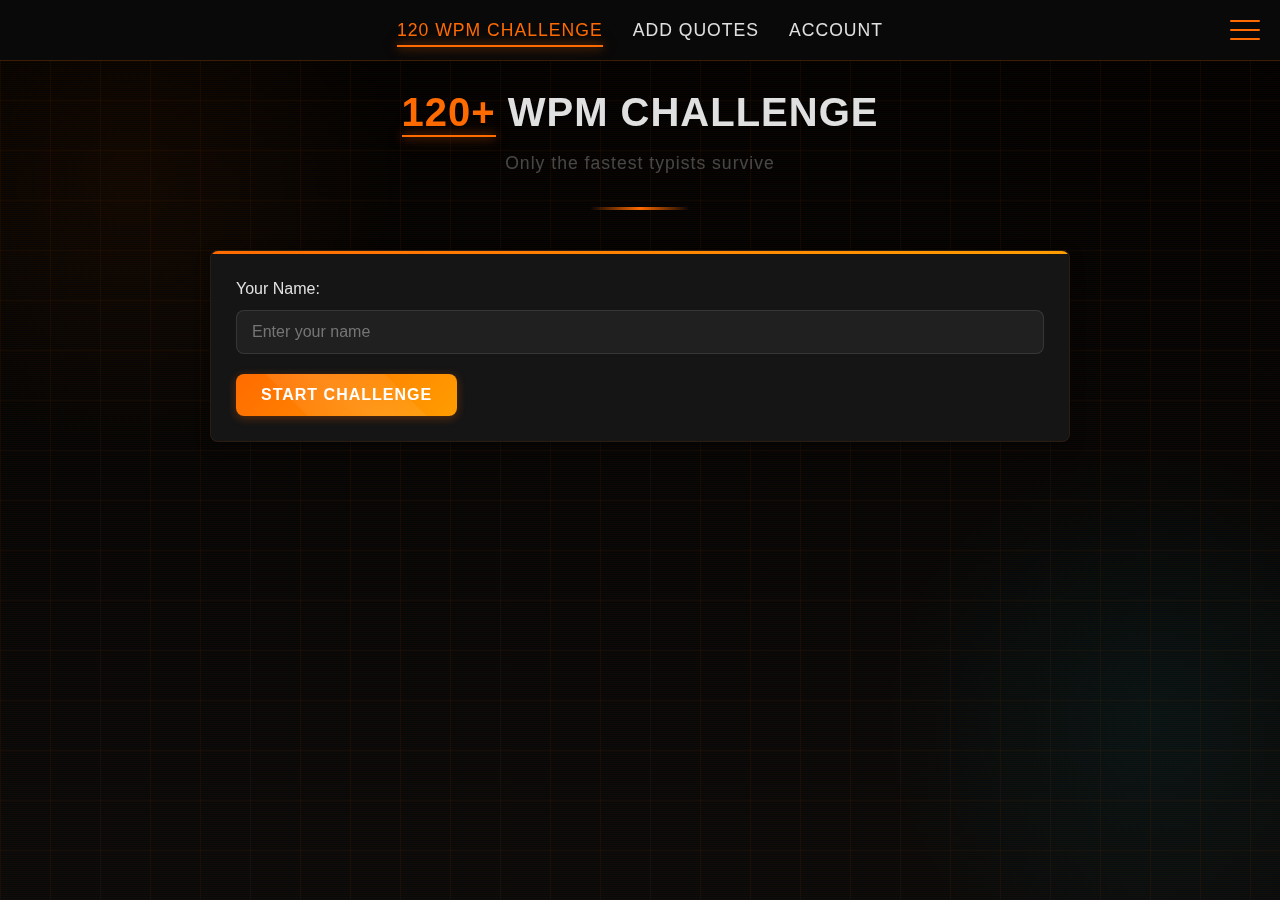
<file: index.html>
<!DOCTYPE html>
<html lang="en">
<head>
    <meta charset="UTF-8">
    <meta name="viewport" content="width=device-width, initial-scale=1.0">
    <title>120+ WPM Typing Challenge</title>
    <link rel="stylesheet" href="https://cdnjs.cloudflare.com/ajax/libs/font-awesome/6.0.0-beta3/css/all.min.css">
    <link rel="stylesheet" href="typing.css">
</head>
<body>
    <div class="nav-container">
        <div class="burger-menu">
            <div class="burger-icon">
                <span></span>
                <span></span>
                <span></span>
            </div>
        </div>
        <nav class="main-nav">
            <ul>
                <li class="active"><a href="typing.html">120 WPM Challenge</a></li>
                <li><a href="quotes.html">Add Quotes</a></li>
                <li><a href="account.html">Account</a></li>
            </ul>
        </nav>
    </div>

    <div class="container">
        <div class="logo">
            <h1><span class="highlight">120+</span> WPM Challenge</h1>
            <p class="tagline">Only the fastest typists survive</p>
        </div>
        
        <div id="user-info" class="section">
            <label for="username">Your Name:</label>
            <input type="text" id="username" placeholder="Enter your name">
            <button id="start-btn" class="glow-btn">Start Challenge</button>
        </div>
        
        <div id="challenge-area" class="section hidden">
            <div id="stats">
                <div id="user-display">Name: <span id="user-display-name">User</span></div>
                <div id="wpm-display">WPM: <span id="wpm">0</span></div>
                <div id="errors-display">Errors: <span id="errors">0</span></div>
            </div>
            
            <div id="quote-display" class="quote-text"></div>
            
            <textarea id="quote-input" placeholder="Start typing when ready..."></textarea>
            
            <div id="result" class="hidden">
                <h2 id="result-message"></h2>
                <div id="result-stats">
                    <p>Speed: <span id="final-wpm">0</span> WPM</p>
                    <p>Errors: <span id="final-errors">0</span></p>
                </div>
                <div class="button-group">
                    <button id="retry-btn" class="glow-btn">Try Again</button>
                    <button id="new-quote-btn" class="glow-btn">New Quote</button>
                </div>
            </div>
        </div>
    </div>
    
    <script src="quotes.js"></script>
    <script src="navigation.js"></script>
    <script src="typing.js"></script>
</body>
</html>
</file>
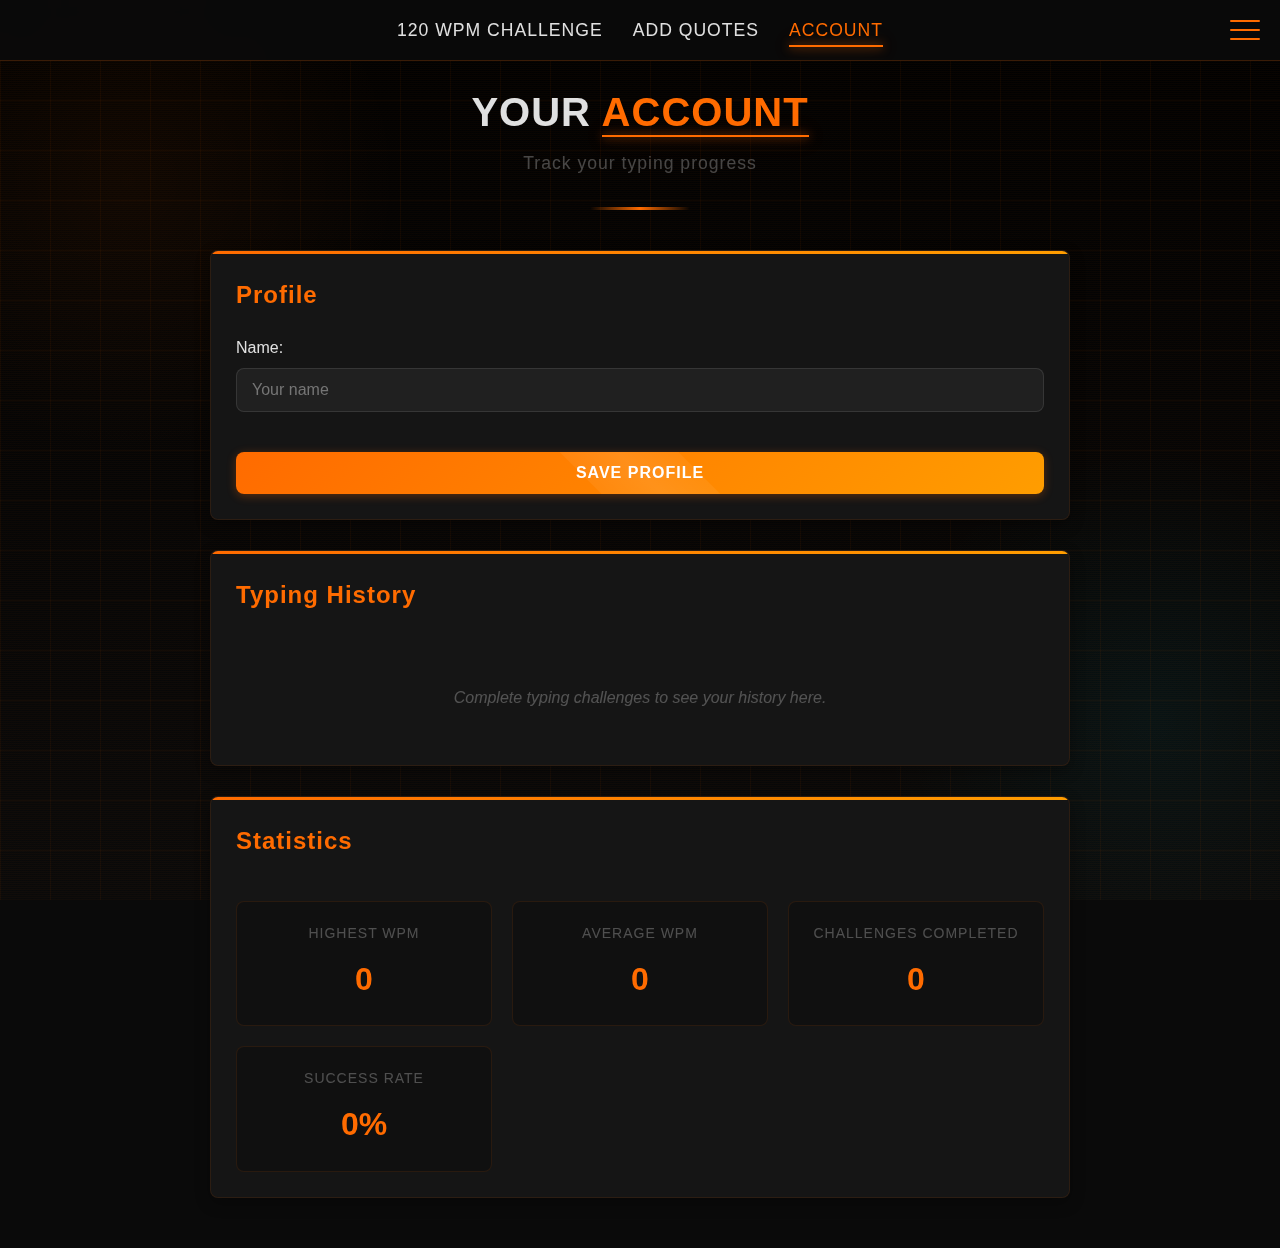
<file: account.html>
<!DOCTYPE html>
<html lang="en">
<head>
    <meta charset="UTF-8">
    <meta name="viewport" content="width=device-width, initial-scale=1.0">
    <title>Account - 120+ WPM Challenge</title>
    <link rel="stylesheet" href="https://cdnjs.cloudflare.com/ajax/libs/font-awesome/6.0.0-beta3/css/all.min.css">
    <link rel="stylesheet" href="typing.css">
</head>
<body>
    <div class="nav-container">
        <div class="burger-menu">
            <div class="burger-icon">
                <span></span>
                <span></span>
                <span></span>
            </div>
        </div>
        <nav class="main-nav">
            <ul>
                <li><a href="typing.html">120 WPM Challenge</a></li>
                <li><a href="quotes.html">Add Quotes</a></li>
                <li class="active"><a href="account.html">Account</a></li>
            </ul>
        </nav>
    </div>

    <div class="container">
        <div class="logo">
            <h1>Your <span class="highlight">Account</span></h1>
            <p class="tagline">Track your typing progress</p>
        </div>
        
        <div class="section">
            <h3>Profile</h3>
            <div class="profile-info">
                <div class="profile-field">
                    <label for="profile-name">Name:</label>
                    <input type="text" id="profile-name" placeholder="Your name">
                </div>
                <button id="save-profile" class="glow-btn">Save Profile</button>
            </div>
        </div>
        
        <div class="section">
            <h3>Typing History</h3>
            <div id="history-container">
                <div class="history-empty">
                    <p>Complete typing challenges to see your history here.</p>
                </div>
                <ul id="typing-history" class="hidden">
                    <!-- History items will be added here dynamically -->
                </ul>
            </div>
        </div>
        
        <div class="section">
            <h3>Statistics</h3>
            <div class="stats-container">
                <div class="stat-box">
                    <div class="stat-title">Highest WPM</div>
                    <div class="stat-value" id="highest-wpm">0</div>
                </div>
                <div class="stat-box">
                    <div class="stat-title">Average WPM</div>
                    <div class="stat-value" id="average-wpm">0</div>
                </div>
                <div class="stat-box">
                    <div class="stat-title">Challenges Completed</div>
                    <div class="stat-value" id="challenges-completed">0</div>
                </div>
                <div class="stat-box">
                    <div class="stat-title">Success Rate</div>
                    <div class="stat-value" id="success-rate">0%</div>
                </div>
            </div>
        </div>
    </div>
    
    <script src="quotes.js"></script>
    <script src="navigation.js"></script>
    <script>
        document.addEventListener('DOMContentLoaded', function() {
            const savedName = localStorage.getItem('typingUsername') || '';
            document.getElementById('profile-name').value = savedName;
          
            const typingHistory = JSON.parse(localStorage.getItem('typingHistory')) || [];
            const historyList = document.getElementById('typing-history');
            const historyEmpty = document.querySelector('.history-empty');
            
            if (typingHistory.length > 0) {
                historyEmpty.classList.add('hidden');
                historyList.classList.remove('hidden');
                
                typingHistory.forEach(entry => {
                    const li = document.createElement('li');
                    li.className = 'history-item';
                    
                    const result = entry.wpm >= 120 ? 'success' : 'failure';
                    
                    li.innerHTML = `
                        <div class="history-date">${new Date(entry.date).toLocaleDateString()}</div>
                        <div class="history-details">
                            <span class="history-wpm ${result}">${entry.wpm} WPM</span>
                            <span class="history-errors">Errors: ${entry.errors}</span>
                        </div>
                    `;
                    
                    historyList.appendChild(li);
                });
                const wpmValues = typingHistory.map(entry => entry.wpm);
                const highestWpm = Math.max(...wpmValues);
                const averageWpm = Math.round(wpmValues.reduce((a, b) => a + b, 0) / wpmValues.length);
                const successCount = typingHistory.filter(entry => entry.wpm >= 120).length;
                const successRate = Math.round((successCount / typingHistory.length) * 100);
                
                document.getElementById('highest-wpm').textContent = highestWpm;
                document.getElementById('average-wpm').textContent = averageWpm;
                document.getElementById('challenges-completed').textContent = typingHistory.length;
                document.getElementById('success-rate').textContent = `${successRate}%`;
            }
            
            document.getElementById('save-profile').addEventListener('click', function() {
                const name = document.getElementById('profile-name').value.trim();
                localStorage.setItem('typingUsername', name);
                
                const notification = document.createElement('div');
                notification.className = 'notification success';
                notification.textContent = 'Profile saved successfully!';
                document.body.appendChild(notification);
                
                setTimeout(() => {
                    notification.classList.add('show');
                }, 10);
                
                setTimeout(() => {
                    notification.classList.remove('show');
                    setTimeout(() => {
                        document.body.removeChild(notification);
                    }, 300);
                }, 3000);
            });
        });
    </script>
</body>
</html>
</file>
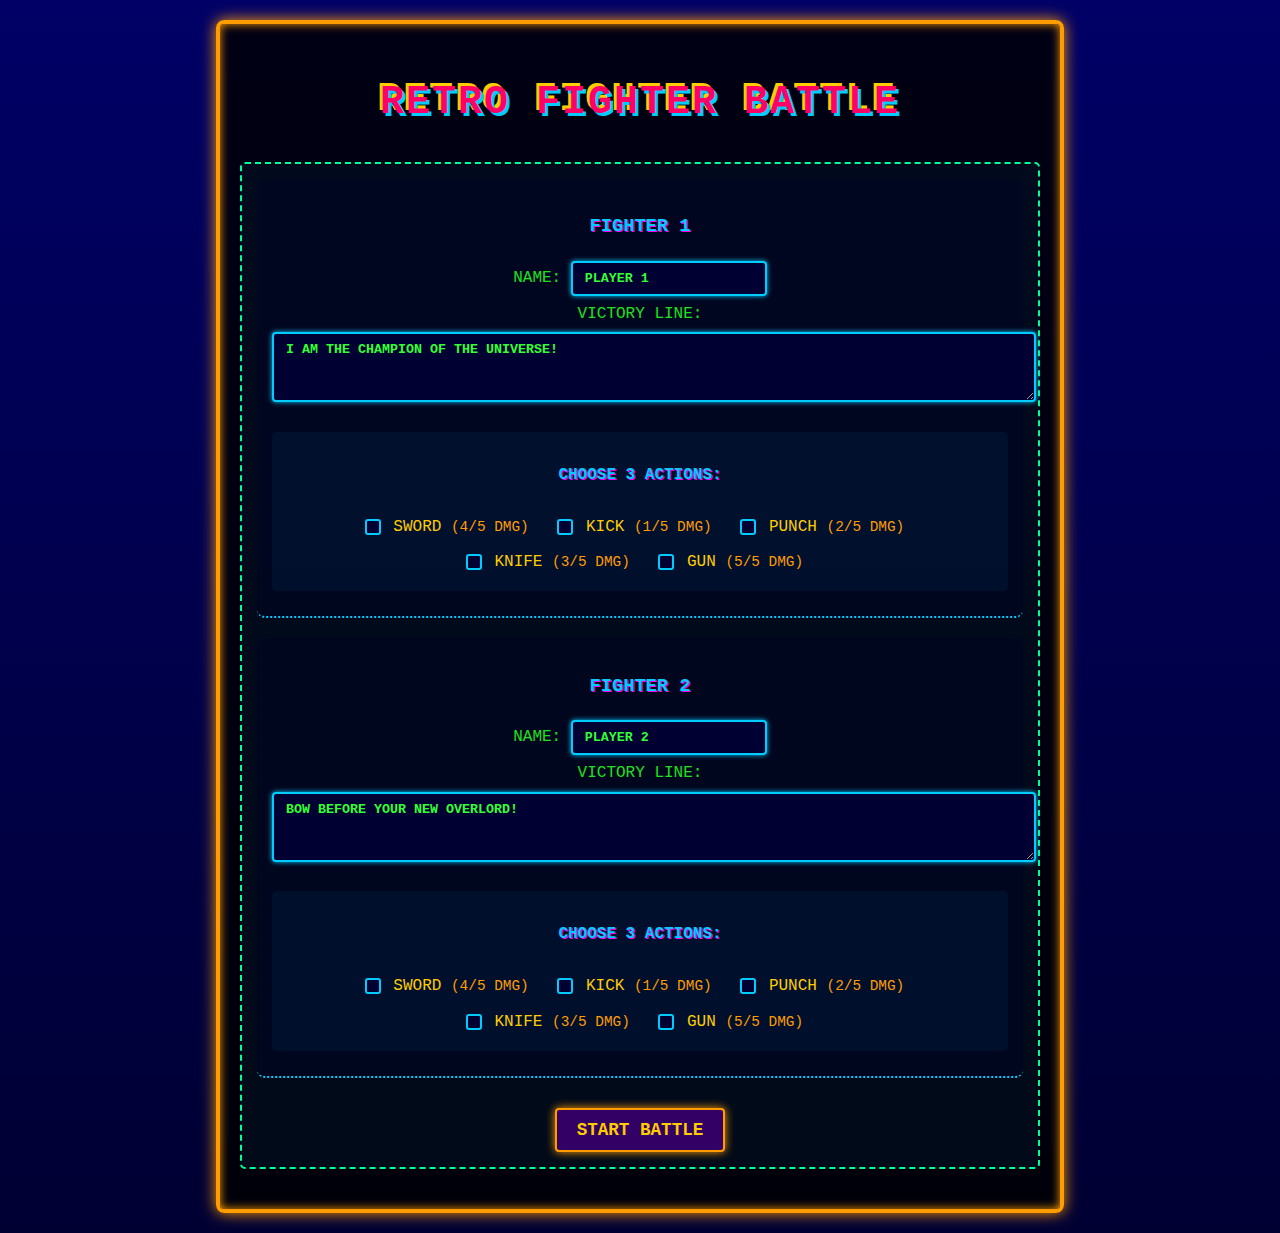
<file: fighter.html>
<!DOCTYPE html>
<html lang="en">
<head>
    <meta charset="UTF-8">
    <meta name="viewport" content="width=device-width, initial-scale=1.0">
    <title>Retro Fighter Battle</title>
    <style>
        body {
            font-family: 'Courier New', monospace;
            background-color: #000;
            color: #1fe01f;
            text-align: center;
            margin: 0;
            padding: 20px;
            line-height: 1.6;
            background-image: linear-gradient(to bottom, #000066, #000033);
        }
        .container {
            max-width: 800px;
            margin: 0 auto;
            border: 4px solid #ff9c00;
            border-radius: 8px;
            padding: 20px;
            box-shadow: 0 0 15px #ff9c00, inset 0 0 10px #ff9c00;
            background-color: rgba(0, 0, 0, 0.8);
        }
        h1 {
            color: #ff0066;
            text-shadow: 3px 3px 0 #00ccff, -3px -3px 0 #ffcc00;
            font-size: 2.5em;
            letter-spacing: 2px;
        }
        h3, h4 {
            color: #00ccff;
            text-shadow: 1px 1px 0 #ff00ff;
        }
        .setup-area {
            margin: 20px 0;
            padding: 15px;
            border: 2px dashed #00ff99;
            border-radius: 5px;
            background-color: rgba(0, 20, 40, 0.5);
        }
        .battle-log {
            height: 300px;
            overflow-y: auto;
            text-align: left;
            background-color: #000033;
            padding: 10px;
            border: 2px solid #00ff99;
            border-radius: 5px;
            margin: 20px 0;
            color: #33ff33;
            font-weight: bold;
            box-shadow: inset 0 0 10px #00ff99;
        }
        .action-choice {
            margin: 10px 0;
            padding: 10px;
            background-color: rgba(0, 40, 80, 0.3);
            border-radius: 5px;
        }
        .action-choice label {
            margin-right: 15px;
            color: #ffcc00;
            cursor: pointer;
        }
        .action-choice label:hover {
            color: #ff9c00;
            text-shadow: 0 0 5px #ff9c00;
        }
        input[type="text"], button, textarea {
            background-color: #000033;
            color: #33ff33;
            border: 2px solid #00ccff;
            border-radius: 4px;
            padding: 8px 12px;
            font-family: 'Courier New', monospace;
            font-weight: bold;
            box-shadow: 0 0 5px #00ccff;
        }
        input[type="text"]:focus, textarea:focus {
            outline: none;
            border-color: #ff00ff;
            box-shadow: 0 0 8px #ff00ff;
        }
        textarea {
            width: 100%;
            height: 50px;
            resize: vertical;
            margin-bottom: 10px;
        }
        button {
            cursor: pointer;
            background-color: #330066;
            color: #ffcc00;
            font-size: 1.1em;
            border: 2px solid #ff9c00;
            padding: 10px 20px;
            margin-top: 10px;
            text-transform: uppercase;
            box-shadow: 0 0 10px #ff9c00;
            transition: all 0.2s;
        }
        button:hover {
            background-color: #660099;
            color: #ffff00;
            transform: scale(1.05);
            box-shadow: 0 0 15px #ffff00;
        }
        .victory {
            color: #ffff00;
            font-size: 28px;
            font-weight: bold;
            text-shadow: 2px 2px 0 #ff0066, -2px -2px 0 #00ccff;
            animation: blink 0.8s infinite, rainbow 3s infinite;
            padding: 15px;
            background-color: rgba(0, 0, 0, 0.5);
            border-radius: 10px;
            margin: 15px 0;
        }
        @keyframes blink {
            0% { opacity: 1; }
            50% { opacity: 0.7; }
            100% { opacity: 1; }
        }
        @keyframes rainbow {
            0% { color: #ffff00; }
            20% { color: #ff9c00; }
            40% { color: #ff0066; }
            60% { color: #ff00ff; }
            80% { color: #00ccff; }
            100% { color: #ffff00; }
        }
        .player-setup {
            margin-bottom: 20px;
            padding: 15px;
            border-bottom: 2px dotted #00ccff;
            background-color: rgba(0, 0, 40, 0.3);
            border-radius: 8px;
        }
        input[type="checkbox"] {
            appearance: none;
            width: 16px;
            height: 16px;
            background-color: #000033;
            border: 2px solid #00ccff;
            border-radius: 3px;
            vertical-align: middle;
            cursor: pointer;
            position: relative;
        }
        input[type="checkbox"]:checked {
            background-color: #00ccff;
            border-color: #ffcc00;
        }
        input[type="checkbox"]:checked::after {
            content: "✓";
            position: absolute;
            color: #000033;
            font-weight: bold;
            top: -2px;
            left: 2px;
        }
        label {
            display: inline-block;
            margin: 5px 0;
        }
        .damage-info {
            color: #ff9c00;
            font-size: 0.9em;
        }
        .dodge-text {
            color: #ff00ff;
            font-weight: bold;
        }
        .attack-text {
            color: #ff0066;
        }
        .health-text {
            color: #00ff99;
        }
    </style>
</head>
<body>
    <div class="container">
        <h1>RETRO FIGHTER BATTLE</h1>
        
        <div id="setup-screen" class="setup-area">
            <div class="player-setup">
                <h3>FIGHTER 1</h3>
                <div>
                    <label for="player1-name">NAME:</label>
                    <input type="text" id="player1-name" value="PLAYER 1">
                </div>
                <div>
                    <label for="player1-victory">VICTORY LINE:</label>
                    <textarea id="player1-victory">I AM THE CHAMPION OF THE UNIVERSE!</textarea>
                </div>
                <div id="player1-actions" class="action-choice">
                    <h4>CHOOSE 3 ACTIONS:</h4>
                    <label><input type="checkbox" value="sword"> SWORD <span class="damage-info">(4/5 DMG)</span></label>
                    <label><input type="checkbox" value="kick"> KICK <span class="damage-info">(1/5 DMG)</span></label>
                    <label><input type="checkbox" value="punch"> PUNCH <span class="damage-info">(2/5 DMG)</span></label>
                    <label><input type="checkbox" value="knife"> KNIFE <span class="damage-info">(3/5 DMG)</span></label>
                    <label><input type="checkbox" value="gun"> GUN <span class="damage-info">(5/5 DMG)</span></label>
                </div>
            </div>
            
            <div class="player-setup">
                <h3>FIGHTER 2</h3>
                <div>
                    <label for="player2-name">NAME:</label>
                    <input type="text" id="player2-name" value="PLAYER 2">
                </div>
                <div>
                    <label for="player2-victory">VICTORY LINE:</label>
                    <textarea id="player2-victory">BOW BEFORE YOUR NEW OVERLORD!</textarea>
                </div>
                <div id="player2-actions" class="action-choice">
                    <h4>CHOOSE 3 ACTIONS:</h4>
                    <label><input type="checkbox" value="sword"> SWORD <span class="damage-info">(4/5 DMG)</span></label>
                    <label><input type="checkbox" value="kick"> KICK <span class="damage-info">(1/5 DMG)</span></label>
                    <label><input type="checkbox" value="punch"> PUNCH <span class="damage-info">(2/5 DMG)</span></label>
                    <label><input type="checkbox" value="knife"> KNIFE <span class="damage-info">(3/5 DMG)</span></label>
                    <label><input type="checkbox" value="gun"> GUN <span class="damage-info">(5/5 DMG)</span></label>
                </div>
            </div>
            
            <button id="start-battle">START BATTLE</button>
        </div>
        
        <div id="battle-screen" style="display: none;">
            <div id="battle-log" class="battle-log"></div>
            <div id="victory-message" class="victory"></div>
            <button id="reset-game">NEW BATTLE</button>
        </div>
    </div>

    <script>
        document.addEventListener('DOMContentLoaded', function() {
            const setupScreen = document.getElementById('setup-screen');
            const battleScreen = document.getElementById('battle-screen');
            const startBattleBtn = document.getElementById('start-battle');
            const resetGameBtn = document.getElementById('reset-game');
            const battleLog = document.getElementById('battle-log');
            const victoryMessage = document.getElementById('victory-message');
            
            const player1NameInput = document.getElementById('player1-name');
            const player2NameInput = document.getElementById('player2-name');
            const player1VictoryInput = document.getElementById('player1-victory');
            const player2VictoryInput = document.getElementById('player2-victory');
            
            const player1ActionCheckboxes = document.querySelectorAll('#player1-actions input[type="checkbox"]');
            const player2ActionCheckboxes = document.querySelectorAll('#player2-actions input[type="checkbox"]');
            
            const actionDamage = {
                'sword': 4,
                'kick': 1,
                'punch': 2,
                'knife': 3,
                'gun': 5
            };
            
            // Limit checkboxes to 3 selections
            function limitCheckboxes(checkboxes) {
                let checkedCount = 0;
                checkboxes.forEach(checkbox => {
                    if (checkbox.checked) checkedCount++;
                });
                
                if (checkedCount >= 3) {
                    checkboxes.forEach(checkbox => {
                        if (!checkbox.checked) {
                            checkbox.disabled = true;
                        }
                    });
                } else {
                    checkboxes.forEach(checkbox => {
                        checkbox.disabled = false;
                    });
                }
                
                // Calculate total damage potential
                let totalDamage = 0;
                checkboxes.forEach(checkbox => {
                    if (checkbox.checked) {
                        totalDamage += actionDamage[checkbox.value];
                    }
                });
                
                // If total damage exceeds 13, uncheck the last checkbox
                if (totalDamage > 13 && checkedCount > 0) {
                    const lastChecked = Array.from(checkboxes).filter(cb => cb.checked).pop();
                    lastChecked.checked = false;
                    limitCheckboxes(checkboxes); // Recalculate
                }
            }
            
            player1ActionCheckboxes.forEach(checkbox => {
                checkbox.addEventListener('change', () => limitCheckboxes(player1ActionCheckboxes));
            });
            
            player2ActionCheckboxes.forEach(checkbox => {
                checkbox.addEventListener('change', () => limitCheckboxes(player2ActionCheckboxes));
            });
            
            startBattleBtn.addEventListener('click', function() {
                const player1Name = player1NameInput.value || 'PLAYER 1';
                const player2Name = player2NameInput.value || 'PLAYER 2';
                const player1VictoryLine = player1VictoryInput.value || 'I AM VICTORIOUS!';
                const player2VictoryLine = player2VictoryInput.value || 'I AM VICTORIOUS!';
                
                const player1Actions = [];
                const player2Actions = [];
                
                let player1CheckedCount = 0;
                let player2CheckedCount = 0;
                
                player1ActionCheckboxes.forEach(checkbox => {
                    if (checkbox.checked) {
                        player1Actions.push(checkbox.value);
                        player1CheckedCount++;
                    }
                });
                
                player2ActionCheckboxes.forEach(checkbox => {
                    if (checkbox.checked) {
                        player2Actions.push(checkbox.value);
                        player2CheckedCount++;
                    }
                });
                
                if (player1CheckedCount !== 3 || player2CheckedCount !== 3) {
                    alert('Each fighter must choose exactly 3 actions!');
                    return;
                }
                
                setupScreen.style.display = 'none';
                battleScreen.style.display = 'block';
                
                startBattle(
                    player1Name, 
                    player2Name, 
                    player1Actions, 
                    player2Actions,
                    player1VictoryLine,
                    player2VictoryLine
                );
            });
            
            resetGameBtn.addEventListener('click', function() {
                setupScreen.style.display = 'block';
                battleScreen.style.display = 'none';
                battleLog.innerHTML = '';
                victoryMessage.innerHTML = '';
                victoryMessage.className = '';
                
                // Reset checkboxes
                player1ActionCheckboxes.forEach(checkbox => {
                    checkbox.checked = false;
                    checkbox.disabled = false;
                });
                
                player2ActionCheckboxes.forEach(checkbox => {
                    checkbox.checked = false;
                    checkbox.disabled = false;
                });
            });
            
            function startBattle(player1Name, player2Name, player1Actions, player2Actions, player1VictoryLine, player2VictoryLine) {
                let player1Health = 20;
                let player2Health = 20;
                
                logMessage(`<span style="color:#ffff00;font-size:1.2em;">*** BATTLE BEGINS: ${player1Name} VS ${player2Name} ***</span>`);
                logMessage(`<span style="color:#00ccff;">${player1Name}'s weapons: ${player1Actions.join(', ').toUpperCase()}</span>`);
                logMessage(`<span style="color:#ff9c00;">${player2Name}'s weapons: ${player2Actions.join(', ').toUpperCase()}</span>`);
                logMessage('<span style="color:#00ff99;">----------------------------</span>');
                
                const battleInterval = setInterval(() => {
                    // Player 1's turn
                    const player1Action = player1Actions[Math.floor(Math.random() * player1Actions.length)];
                    const player1Damage = actionDamage[player1Action];
                    
                    // Check for dodge (1 in 5 chance)
                    const player2Dodges = Math.random() < 0.2;
                    
                    if (player2Dodges) {
                        logMessage(`<span class="attack-text">${player1Name} attacks with ${player1Action.toUpperCase()}</span> <span class="dodge-text">but ${player2Name} DODGES!</span>`);
                    } else {
                        player2Health -= player1Damage;
                        logMessage(`<span class="attack-text">${player1Name} attacks with ${player1Action.toUpperCase()} for ${player1Damage} damage!</span>`);
                    }
                    
                    logMessage(`<span class="health-text">${player2Name}'s health: ${Math.max(0, player2Health)}</span>`);
                    
                    if (player2Health <= 0) {
                        clearInterval(battleInterval);
                        endBattle(player1Name, player1VictoryLine);
                        return;
                    }
                    
                    // Player 2's turn
                    const player2Action = player2Actions[Math.floor(Math.random() * player2Actions.length)];
                    const player2Damage = actionDamage[player2Action];
                    
                    // Check for dodge (1 in 5 chance)
                    const player1Dodges = Math.random() < 0.2;
                    
                    if (player1Dodges) {
                        logMessage(`<span class="attack-text">${player2Name} attacks with ${player2Action.toUpperCase()}</span> <span class="dodge-text">but ${player1Name} DODGES!</span>`);
                    } else {
                        player1Health -= player2Damage;
                        logMessage(`<span class="attack-text">${player2Name} attacks with ${player2Action.toUpperCase()} for ${player2Damage} damage!</span>`);
                    }
                    
                    logMessage(`<span class="health-text">${player1Name}'s health: ${Math.max(0, player1Health)}</span>`);
                    logMessage('<span style="color:#00ff99;">----------------------------</span>');
                    
                    if (player1Health <= 0) {
                        clearInterval(battleInterval);
                        endBattle(player2Name, player2VictoryLine);
                        return;
                    }
                }, 1500);
            }
            
            function logMessage(message) {
                const messageElement = document.createElement('div');
                messageElement.innerHTML = message;
                battleLog.appendChild(messageElement);
                battleLog.scrollTop = battleLog.scrollHeight;
            }
            
            function endBattle(winner, victoryLine) {
                logMessage(`<span style="color:#ffff00;font-size:1.2em;">*** BATTLE OVER ***</span>`);
                logMessage(`<span style="color:#ff00ff;font-size:1.1em;font-weight:bold;">${winner}: "${victoryLine}"</span>`);
                victoryMessage.innerHTML = victoryLine;
                victoryMessage.className = 'victory';
                
                // Play victory sound (simple beep pattern)
                const audioContext = new (window.AudioContext || window.webkitAudioContext)();
                playVictorySound(audioContext);
            }
            
            function playVictorySound(audioContext) {
                const notes = [440, 554.37, 659.25, 880, 1046.5]; // A4, C#5, E5, A5, C6
                const noteDuration = 0.15;
                
                notes.forEach((freq, index) => {
                    const oscillator = audioContext.createOscillator();
                    const gainNode = audioContext.createGain();
                    
                    oscillator.type = 'square';
                    oscillator.frequency.value = freq;
                    
                    gainNode.gain.setValueAtTime(0.3, audioContext.currentTime);
                    gainNode.gain.exponentialRampToValueAtTime(0.01, audioContext.currentTime + noteDuration);
                    
                    oscillator.connect(gainNode);
                    gainNode.connect(audioContext.destination);
                    
                    oscillator.start(audioContext.currentTime + index * noteDuration);
                    oscillator.stop(audioContext.currentTime + (index + 1) * noteDuration);
                });
            }
        });
    </script>
</body>
</html>
</file>
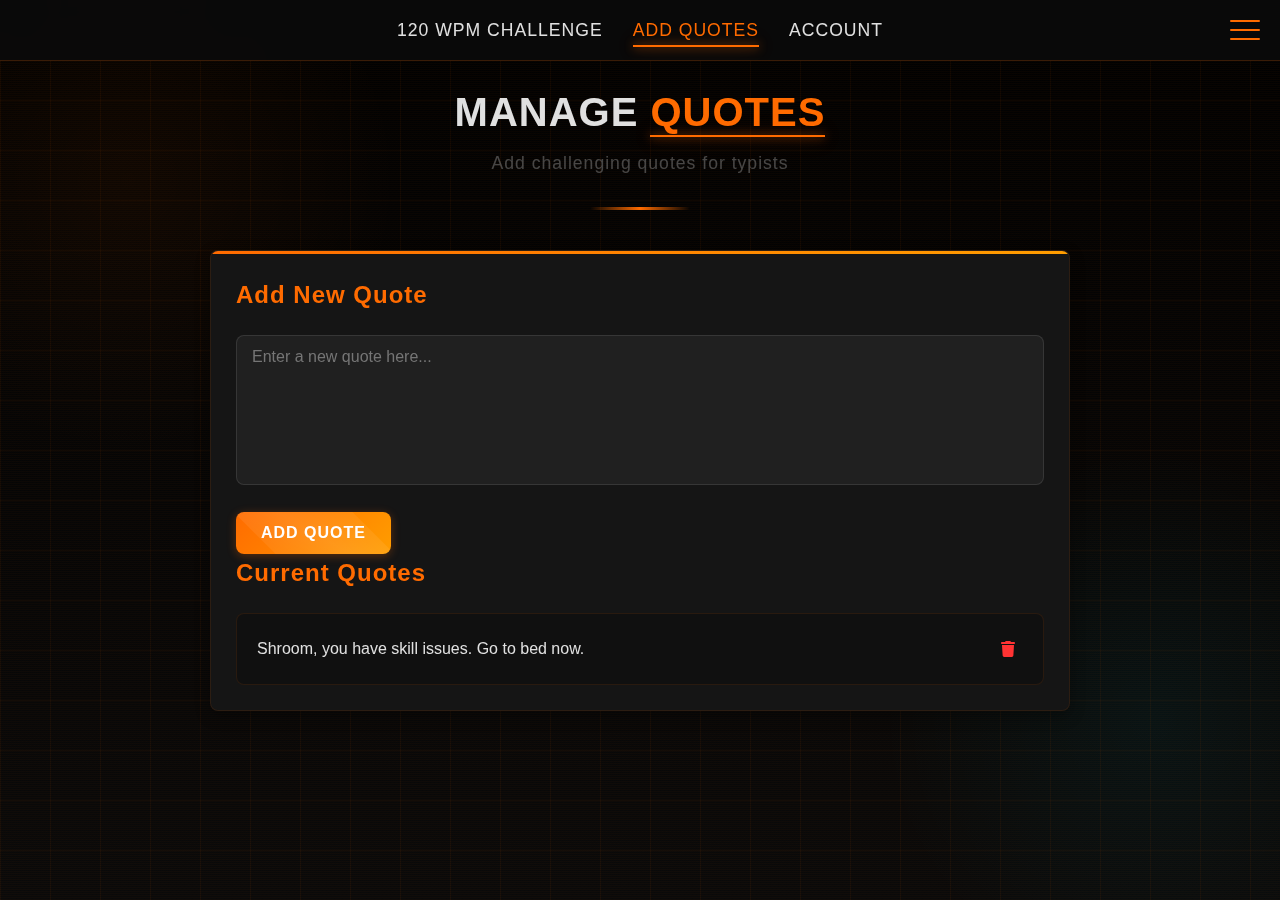
<file: quotes.html>
<!DOCTYPE html>
<html lang="en">
<head>
    <meta charset="UTF-8">
    <meta name="viewport" content="width=device-width, initial-scale=1.0">
    <title>Add Quotes - 120+ WPM Challenge</title>
    <link rel="stylesheet" href="https://cdnjs.cloudflare.com/ajax/libs/font-awesome/6.0.0-beta3/css/all.min.css">
    <link rel="stylesheet" href="typing.css">
</head>
<body>
    <div class="nav-container">
        <div class="burger-menu">
            <div class="burger-icon">
                <span></span>
                <span></span>
                <span></span>
            </div>
        </div>
        <nav class="main-nav">
            <ul>
                <li><a href="typing.html">120 WPM Challenge</a></li>
                <li class="active"><a href="quotes.html">Add Quotes</a></li>
                <li><a href="account.html">Account</a></li>
            </ul>
        </nav>
    </div>

    <div class="container">
        <div class="logo">
            <h1>Manage <span class="highlight">Quotes</span></h1>
            <p class="tagline">Add challenging quotes for typists</p>
        </div>
        
        <div id="admin-section" class="section">
            <h3>Add New Quote</h3>
            <textarea id="new-quote" placeholder="Enter a new quote here..."></textarea>
            <button id="add-quote-btn" class="glow-btn">Add Quote</button>
            
            <div id="quotes-list">
                <h3>Current Quotes</h3>
                <div class="quotes-container">
                    <ul id="quotes-display"></ul>
                </div>
            </div>
        </div>
    </div>
    
    <script src="quotes.js"></script>
    <script src="navigation.js"></script>
    <script>
        function initQuotesList() {
            const quotesDisplayList = document.getElementById('quotes-display');
            quotesDisplayList.innerHTML = '';
            
            quotes.forEach((quote, index) => {
                const li = document.createElement('li');
                
                const quoteText = document.createElement('div');
                quoteText.className = 'quote-text-item';
                quoteText.textContent = quote.length > 100 ? quote.substring(0, 100) + '...' : quote;
                
                const deleteBtn = document.createElement('button');
                deleteBtn.className = 'delete-btn';
                deleteBtn.innerHTML = '<i class="fas fa-trash"></i>';
                deleteBtn.onclick = function() {
                    deleteQuote(index);
                };
                
                li.appendChild(quoteText);
                li.appendChild(deleteBtn);
                quotesDisplayList.appendChild(li);
            });
        }

        function deleteQuote(index) {
            if (confirm('Are you sure you want to delete this quote?')) {
                quotes.splice(index, 1);
                saveQuotes();
                initQuotesList();
            }
        }
        function addNewQuote() {
            const newQuoteTextarea = document.getElementById('new-quote');
            const newQuote = newQuoteTextarea.value.trim();
            
            if (newQuote && !quotes.includes(newQuote)) {
                quotes.push(newQuote);
                saveQuotes();
                initQuotesList();
                newQuoteTextarea.value = '';
                
                // Show success notification
                const notification = document.createElement('div');
                notification.className = 'notification success';
                notification.textContent = 'Quote added successfully!';
                document.body.appendChild(notification);
                
                setTimeout(() => {
                    notification.classList.add('show');
                }, 10);
                
                setTimeout(() => {
                    notification.classList.remove('show');
                    setTimeout(() => {
                        document.body.removeChild(notification);
                    }, 300);
                }, 3000);
            } else if (quotes.includes(newQuote)) {
                alert('This quote already exists!');
            } else {
                alert('Please enter a valid quote!');
            }
        }
        document.getElementById('add-quote-btn').addEventListener('click', addNewQuote);

  
        document.addEventListener('DOMContentLoaded', function() {
            loadQuotes();
            initQuotesList();
        });
    </script>
</body>
</html>
</file>
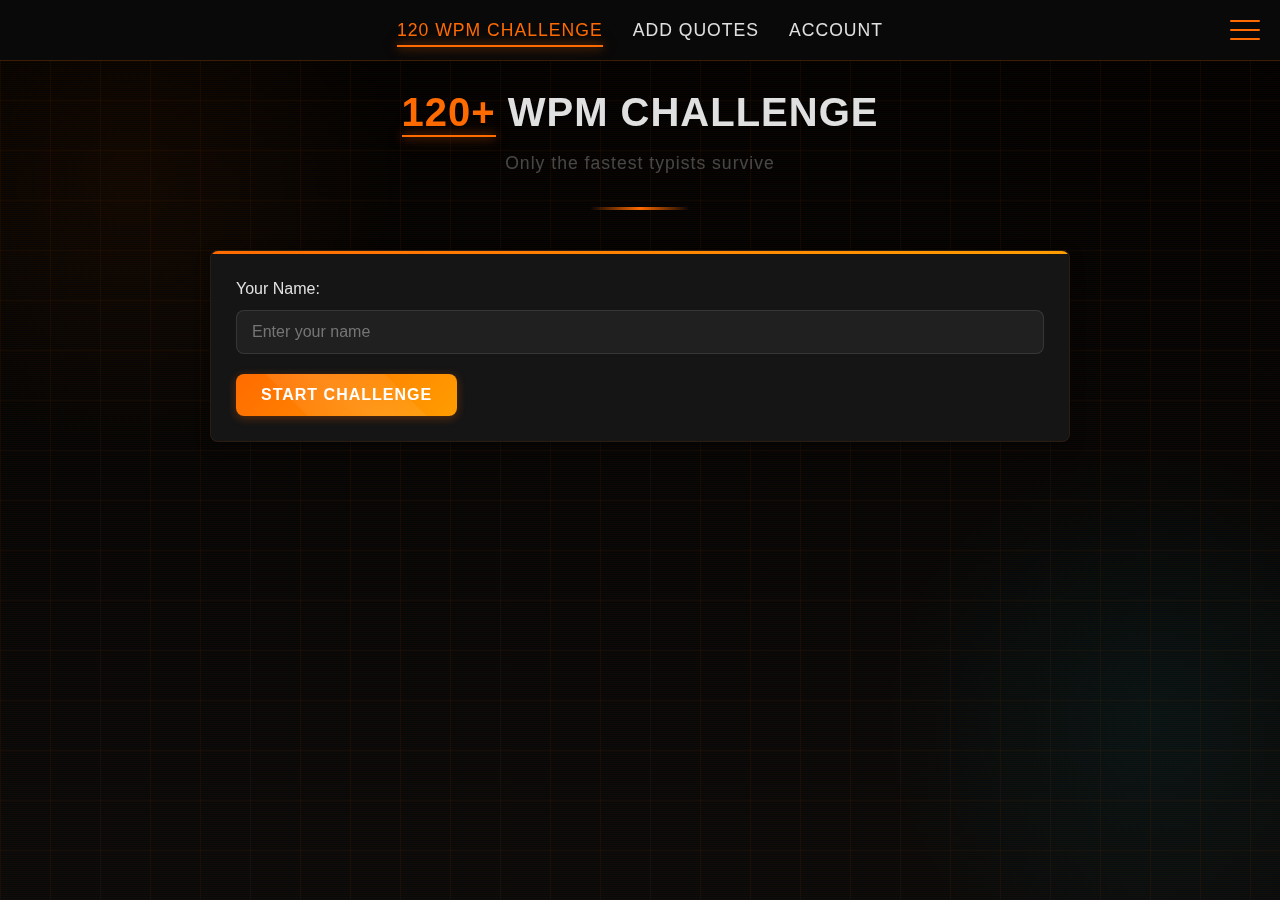
<file: typing.html>
<!DOCTYPE html>
<html lang="en">
<head>
    <meta charset="UTF-8">
    <meta name="viewport" content="width=device-width, initial-scale=1.0">
    <title>120+ WPM Typing Challenge</title>
    <link rel="stylesheet" href="https://cdnjs.cloudflare.com/ajax/libs/font-awesome/6.0.0-beta3/css/all.min.css">
    <link rel="stylesheet" href="typing.css">
</head>
<body>
    <div class="nav-container">
        <div class="burger-menu">
            <div class="burger-icon">
                <span></span>
                <span></span>
                <span></span>
            </div>
        </div>
        <nav class="main-nav">
            <ul>
                <li class="active"><a href="typing.html">120 WPM Challenge</a></li>
                <li><a href="quotes.html">Add Quotes</a></li>
                <li><a href="account.html">Account</a></li>
            </ul>
        </nav>
    </div>

    <div class="container">
        <div class="logo">
            <h1><span class="highlight">120+</span> WPM Challenge</h1>
            <p class="tagline">Only the fastest typists survive</p>
        </div>
        
        <div id="user-info" class="section">
            <label for="username">Your Name:</label>
            <input type="text" id="username" placeholder="Enter your name">
            <button id="start-btn" class="glow-btn">Start Challenge</button>
        </div>
        
        <div id="challenge-area" class="section hidden">
            <div id="stats">
                <div id="user-display">Name: <span id="user-display-name">User</span></div>
                <div id="wpm-display">WPM: <span id="wpm">0</span></div>
                <div id="errors-display">Errors: <span id="errors">0</span></div>
            </div>
            
            <div id="quote-display" class="quote-text"></div>
            
            <textarea id="quote-input" placeholder="Start typing when ready..."></textarea>
            
            <div id="result" class="hidden">
                <h2 id="result-message"></h2>
                <div id="result-stats">
                    <p>Speed: <span id="final-wpm">0</span> WPM</p>
                    <p>Errors: <span id="final-errors">0</span></p>
                </div>
                <div class="button-group">
                    <button id="retry-btn" class="glow-btn">Try Again</button>
                    <button id="new-quote-btn" class="glow-btn">New Quote</button>
                </div>
            </div>
        </div>
    </div>
    
    <script src="quotes.js"></script>
    <script src="navigation.js"></script>
    <script src="typing.js"></script>
</body>
</html>
</file>
<file: typing.css>
:root {
    --bg-color: #0a0a0a;
    --card-bg: #151515;
    --card-bg-hover: #1a1a1a;
    --primary-color: #ff6b00;
    --secondary-color: #ff9d00;
    --accent-color: #00e5ff;
    --text-color: #e0e0e0;
    --text-faded: rgba(224, 224, 224, 0.3);
    --error-color: #ff3333;
    --success-color: #33cc66;
    --border-radius: 8px;
    --transition-speed: 0.3s;
    --glow-shadow: 0 0 10px rgba(255, 107, 0, 0.7), 0 0 20px rgba(255, 107, 0, 0.4);
    --accent-glow: 0 0 10px rgba(0, 229, 255, 0.7), 0 0 20px rgba(0, 229, 255, 0.4);
}

* {
    margin: 0;
    padding: 0;
    box-sizing: border-box;
    font-family: 'Rajdhani', 'Segoe UI', Tahoma, Geneva, Verdana, sans-serif;
}

@import url('https://fonts.googleapis.com/css2?family=Rajdhani:wght@300;400;500;600;700&display=swap');

body {
    background-color: var(--bg-color);
    color: var(--text-color);
    line-height: 1.6;
    background-image: 
        radial-gradient(circle at 10% 20%, rgba(255, 107, 0, 0.05) 0%, transparent 20%),
        radial-gradient(circle at 90% 80%, rgba(0, 229, 255, 0.05) 0%, transparent 20%),
        linear-gradient(to bottom, rgba(0, 0, 0, 0.9) 0%, var(--bg-color) 100%);
    background-attachment: fixed;
    min-height: 100vh;
    position: relative;
    overflow-x: hidden;
}

body::before {
    content: '';
    position: fixed;
    top: 0;
    left: 0;
    width: 100%;
    height: 100%;
    background: repeating-linear-gradient(
        to bottom,
        transparent 0px,
        transparent 1px,
        rgba(255, 107, 0, 0.03) 1px,
        rgba(255, 107, 0, 0.03) 2px
    );
    pointer-events: none;
    z-index: -1;
}

.container {
    max-width: 900px;
    margin: 0 auto;
    padding: 20px;
    padding-top: 80px;
}

h1, h2, h3, h4 {
    font-weight: 600;
    letter-spacing: 1px;
    margin-bottom: 20px;
}

h1 {
    font-size: 2.5rem;
    text-transform: uppercase;
    text-align: center;
    position: relative;
    display: inline-block;
}

.logo {
    text-align: center;
    margin-bottom: 40px;
    position: relative;
}

.logo::after {
    content: '';
    display: block;
    width: 100px;
    height: 3px;
    background: linear-gradient(to right, transparent, var(--primary-color), transparent);
    margin: 15px auto 0;
}

.highlight {
    color: var(--primary-color);
    position: relative;
}

.highlight::after {
    content: '';
    position: absolute;
    bottom: -3px;
    left: 0;
    width: 100%;
    height: 2px;
    background-color: var(--primary-color);
    box-shadow: var(--glow-shadow);
}

.tagline {
    color: var(--text-faded);
    font-size: 1.1rem;
    margin-top: -15px;
    margin-bottom: 30px;
    font-weight: 300;
    letter-spacing: 1px;
}

.nav-container {
    position: fixed;
    top: 0;
    left: 0;
    width: 100%;
    z-index: 1000;
    background-color: rgba(10, 10, 10, 0.9);
    backdrop-filter: blur(10px);
    border-bottom: 1px solid rgba(255, 107, 0, 0.2);
}

.burger-menu {
    position: absolute;
    top: 20px;
    right: 20px;
    z-index: 1001;
    cursor: pointer;
}

.burger-icon {
    width: 30px;
    height: 20px;
    position: relative;
}

.burger-icon span {
    display: block;
    position: absolute;
    height: 2px;
    width: 100%;
    background-color: var(--primary-color);
    border-radius: 2px;
    opacity: 1;
    left: 0;
    transform: rotate(0deg);
    transition: .25s ease-in-out;
}

.burger-icon span:nth-child(1) {
    top: 0px;
}

.burger-icon span:nth-child(2) {
    top: 9px;
}

.burger-icon span:nth-child(3) {
    top: 18px;
}

.burger-menu.active .burger-icon span:nth-child(1) {
    top: 9px;
    transform: rotate(135deg);
}

.burger-menu.active .burger-icon span:nth-child(2) {
    opacity: 0;
    left: -60px;
}

.burger-menu.active .burger-icon span:nth-child(3) {
    top: 9px;
    transform: rotate(-135deg);
}

.main-nav {
    height: 60px;
    display: flex;
    align-items: center;
    padding: 0 20px;
    transition: height var(--transition-speed);
    overflow: hidden;
}

.main-nav.open {
    height: auto;
    padding-bottom: 20px;
}

.main-nav ul {
    list-style: none;
    display: flex;
    width: 100%;
    justify-content: center;
}

.main-nav li {
    margin: 0 15px;
    position: relative;
}

.main-nav a {
    color: var(--text-color);
    text-decoration: none;
    font-size: 1.1rem;
    font-weight: 500;
    text-transform: uppercase;
    letter-spacing: 1px;
    padding: 5px 0;
    transition: color var(--transition-speed);
    position: relative;
}

.main-nav a::after {
    content: '';
    position: absolute;
    bottom: -2px;
    left: 0;
    width: 0;
    height: 2px;
    background-color: var(--primary-color);
    transition: width var(--transition-speed);
}

.main-nav a:hover {
    color: var(--primary-color);
}

.main-nav a:hover::after {
    width: 100%;
}

.main-nav li.active a {
    color: var(--primary-color);
}

.main-nav li.active a::after {
    width: 100%;
    box-shadow: var(--glow-shadow);
}

.section {
    background-color: var(--card-bg);
    border-radius: var(--border-radius);
    padding: 25px;
    margin-bottom: 30px;
    box-shadow: 0 5px 15px rgba(0, 0, 0, 0.3);
    border: 1px solid rgba(255, 107, 0, 0.1);
    transition: transform var(--transition-speed), box-shadow var(--transition-speed);
    position: relative;
    overflow: hidden;
}

.section::before {
    content: '';
    position: absolute;
    top: 0;
    left: 0;
    width: 100%;
    height: 3px;
    background: linear-gradient(to right, var(--primary-color), var(--secondary-color));
}

.section:hover {
    transform: translateY(-5px);
    box-shadow: 0 8px 25px rgba(0, 0, 0, 0.4);
}

.section h3 {
    color: var(--primary-color);
    font-size: 1.5rem;
    margin-bottom: 20px;
    display: inline-block;
}
label {
    display: block;
    margin-bottom: 8px;
    font-weight: 500;
    color: var(--text-color);
}

input[type="text"], textarea {
    width: 100%;
    padding: 12px 15px;
    margin-bottom: 20px;
    background-color: rgba(255, 255, 255, 0.05);
    border: 1px solid rgba(255, 255, 255, 0.1);
    border-radius: var(--border-radius);
    color: var(--text-color);
    font-size: 16px;
    transition: border-color var(--transition-speed), box-shadow var(--transition-speed);
}

input[type="text"]:focus, textarea:focus {
    outline: none;
    border-color: var(--primary-color);
    box-shadow: 0 0 0 2px rgba(255, 107, 0, 0.2);
}

textarea {
    resize: none;
    height: 150px;
}

.glow-btn {
    background: linear-gradient(135deg, var(--primary-color), var(--secondary-color));
    color: white;
    border: none;
    padding: 12px 25px;
    border-radius: var(--border-radius);
    cursor: pointer;
    font-size: 16px;
    font-weight: 600;
    text-transform: uppercase;
    letter-spacing: 1px;
    transition: all var(--transition-speed);
    position: relative;
    overflow: hidden;
    box-shadow: 0 2px 10px rgba(255, 107, 0, 0.3);
}

.glow-btn:hover {
    box-shadow: var(--glow-shadow);
    transform: translateY(-2px);
}

.glow-btn:active {
    transform: translateY(1px);
}

.glow-btn::after {
    content: '';
    position: absolute;
    top: -50%;
    left: -50%;
    width: 200%;
    height: 200%;
    background: linear-gradient(
        to bottom right,
        rgba(255, 255, 255, 0) 0%,
        rgba(255, 255, 255, 0.1) 50%,
        rgba(255, 255, 255, 0) 100%
    );
    transform: rotate(45deg);
    transition: all 0.5s;
}

.glow-btn:hover::after {
    left: 100%;
}

.button-group {
    display: flex;
    justify-content: center;
    gap: 15px;
    margin-top: 20px;
}

#stats {
    display: flex;
    justify-content: space-between;
    margin-bottom: 20px;
    padding: 10px 15px;
    background-color: rgba(0, 0, 0, 0.2);
    border-radius: var(--border-radius);
    border: 1px solid rgba(255, 107, 0, 0.1);
}

#stats div {
    font-weight: 500;
}

#wpm, #errors {
    color: var(--primary-color);
    font-weight: 600;
}

.quote-text {
    background-color: rgba(0, 0, 0, 0.2);
    padding: 20px;
    border-radius: var(--border-radius);
    margin-bottom: 20px;
    font-size: 18px;
    line-height: 1.6;
    min-height: 120px;
    position: relative;
    border: 1px solid rgba(255, 107, 0, 0.1);
    color: var(--text-faded);
    letter-spacing: 0.5px;
}

.quote-text span {
    opacity: 0.3;
    transition: opacity 0.2s, color 0.2s;
}

.quote-text span.correct {
    opacity: 1;
    color: var(--text-color);
}

.quote-text span.incorrect {
    opacity: 1;
    color: var(--error-color);
}

.quote-text span.current {
    position: relative;
}

.quote-text span.current::after {
    content: '';
    position: absolute;
    bottom: -2px;
    left: 0;
    width: 100%;
    height: 2px;
    background-color: var(--accent-color);
    animation: blink 1s infinite;
}

@keyframes blink {
    0%, 100% { opacity: 1; }
    50% { opacity: 0; }
}

#quote-input {
    background-color: rgba(0, 0, 0, 0.3);
    color: var(--text-color);
    border: 1px solid rgba(255, 107, 0, 0.2);
    padding: 15px;
    font-size: 18px;
    height: 120px;
}
#result {
    text-align: center;
    padding: 20px;
    background-color: rgba(0, 0, 0, 0.2);
    border-radius: var(--border-radius);
    margin-top: 30px;
    border: 1px solid rgba(255, 107, 0, 0.1);
}

#result-message {
    font-size: 28px;
    margin-bottom: 15px;
}

#result-message.success {
    color: var(--success-color);
}

#result-message.failure {
    color: var(--error-color);
}

#result-stats {
    display: flex;
    justify-content: center;
    gap: 30px;
    margin-bottom: 25px;
    font-size: 18px;
}

#final-wpm, #final-errors {
    font-weight: 600;
    color: var(--primary-color);
}
.quotes-container {
    max-height: 400px;
    overflow-y: auto;
    border-radius: var(--border-radius);
    background-color: rgba(0, 0, 0, 0.2);
    border: 1px solid rgba(255, 107, 0, 0.1);
    padding: 5px;
    scrollbar-width: thin;
    scrollbar-color: var(--primary-color) rgba(0, 0, 0, 0.3);
}

.quotes-container::-webkit-scrollbar {
    width: 8px;
}

.quotes-container::-webkit-scrollbar-track {
    background: rgba(0, 0, 0, 0.3);
    border-radius: 4px;
}

.quotes-container::-webkit-scrollbar-thumb {
    background-color: var(--primary-color);
    border-radius: 4px;
}

#quotes-display {
    list-style-type: none;
}

#quotes-display li {
    padding: 15px;
    border-bottom: 1px solid rgba(255, 107, 0, 0.1);
    display: flex;
    justify-content: space-between;
    align-items: center;
    transition: background-color var(--transition-speed);
}

#quotes-display li:hover {
    background-color: rgba(255, 107, 0, 0.05);
}

#quotes-display li:last-child {
    border-bottom: none;
}

.quote-text-item {
    flex: 1;
    padding-right: 15px;
}

.delete-btn {
    background-color: transparent;
    color: var(--error-color);
    border: none;
    cursor: pointer;
    font-size: 16px;
    transition: all var(--transition-speed);
    width: 30px;
    height: 30px;
    display: flex;
    align-items: center;
    justify-content: center;
    border-radius: 50%;
}

.delete-btn:hover {
    background-color: rgba(255, 51, 51, 0.1);
    transform: scale(1.1);
}
.profile-info {
    display: flex;
    flex-direction: column;
}

.profile-field {
    margin-bottom: 20px;
}

.stats-container {
    display: grid;
    grid-template-columns: repeat(auto-fit, minmax(200px, 1fr));
    gap: 20px;
    margin-top: 20px;
}

.stat-box {
    background-color: rgba(0, 0, 0, 0.2);
    border: 1px solid rgba(255, 107, 0, 0.1);
    border-radius: var(--border-radius);
    padding: 20px;
    text-align: center;
    transition: transform var(--transition-speed), box-shadow var(--transition-speed);
}

.stat-box:hover {
    transform: translateY(-5px);
    box-shadow: var(--glow-shadow);
}

.stat-title {
    font-size: 14px;
    color: var(--text-faded);
    margin-bottom: 10px;
    text-transform: uppercase;
    letter-spacing: 1px;
}

.stat-value {
    font-size: 32px;
    font-weight: 600;
    color: var(--primary-color);
}

#history-container {
    margin-top: 20px;
}

.history-empty {
    text-align: center;
    padding: 30px;
    color: var(--text-faded);
    font-style: italic;
}

#typing-history {
    list-style-type: none;
}

.history-item {
    display: flex;
    justify-content: space-between;
    align-items: center;
    padding: 15px;
    border-bottom: 1px solid rgba(255, 107, 0, 0.1);
    background-color: rgba(0, 0, 0, 0.2);
    margin-bottom: 10px;
    border-radius: var(--border-radius);
    transition: transform var(--transition-speed);
}

.history-item:hover {
    transform: translateX(5px);
}

.history-date {
    color: var(--text-faded);
    font-size: 14px;
}

.history-details {
    display: flex;
    gap: 15px;
}

.history-wpm {
    font-weight: 600;
}

.history-wpm.success {
    color: var(--success-color);
}

.history-wpm.failure {
    color: var(--error-color);
}

.history-errors {
    color: var(--text-faded);
}

.notification {
    position: fixed;
    bottom: 30px;
    right: 30px;
    padding: 15px 25px;
    border-radius: var(--border-radius);
    background-color: var(--card-bg);
    color: var(--text-color);
    box-shadow: 0 5px 15px rgba(0, 0, 0, 0.3);
    transform: translateY(100px);
    opacity: 0;
    transition: transform 0.3s, opacity 0.3s;
    z-index: 1000;
}

.notification.success {
    border-left: 4px solid var(--success-color);
}

.notification.error {
    border-left: 4px solid var(--error-color);
}

.notification.show {
    transform: translateY(0);
    opacity: 1;
}

.hidden {
    display: none;
}

@media (max-width: 768px) {
    .container {
        padding: 15px;
        padding-top: 70px;
    }
    
    h1 {
        font-size: 2rem;
    }
    
    .main-nav {
        height: 60px;
    }
    
    .main-nav.open {
        height: auto;
    }
    
    .main-nav ul {
        flex-direction: column;
        align-items: center;
    }
    
    .main-nav li {
        margin: 10px 0;
    }
    
    #stats {
        flex-direction: column;
        gap: 10px;
    }
    
    .quote-text, #quote-input {
        font-size: 16px;
    }
    
    #result-stats {
        flex-direction: column;
        gap: 10px;
    }
    
    .stats-container {
        grid-template-columns: 1fr;
    }
    
    .history-item {
        flex-direction: column;
        align-items: flex-start;
        gap: 10px;
    }
}

@keyframes glow {
    0% {
        box-shadow: 0 0 5px rgba(255, 107, 0, 0.5);
    }
    50% {
        box-shadow: 0 0 20px rgba(255, 107, 0, 0.8), 0 0 30px rgba(255, 107, 0, 0.5);
    }
    100% {
        box-shadow: 0 0 5px rgba(255, 107, 0, 0.5);
    }
}

@keyframes fadeIn {
    from {
        opacity: 0;
        transform: translateY(20px);
    }
    to {
        opacity: 1;
        transform: translateY(0);
    }
}

.section {
    animation: fadeIn 0.5s ease-out forwards;
}

.section:nth-child(2) {
    animation-delay: 0.1s;
}

.section:nth-child(3) {
    animation-delay: 0.2s;
}

.grid-background {
    position: fixed;
    top: 0;
    left: 0;
    width: 100%;
    height: 100%;
    background-size: 50px 50px;
    background-image:
        linear-gradient(to right, rgba(255, 107, 0, 0.05) 1px, transparent 1px),
        linear-gradient(to bottom, rgba(255, 107, 0, 0.05) 1px, transparent 1px);
    z-index: -1;
    pointer-events: none;
}
</file>
